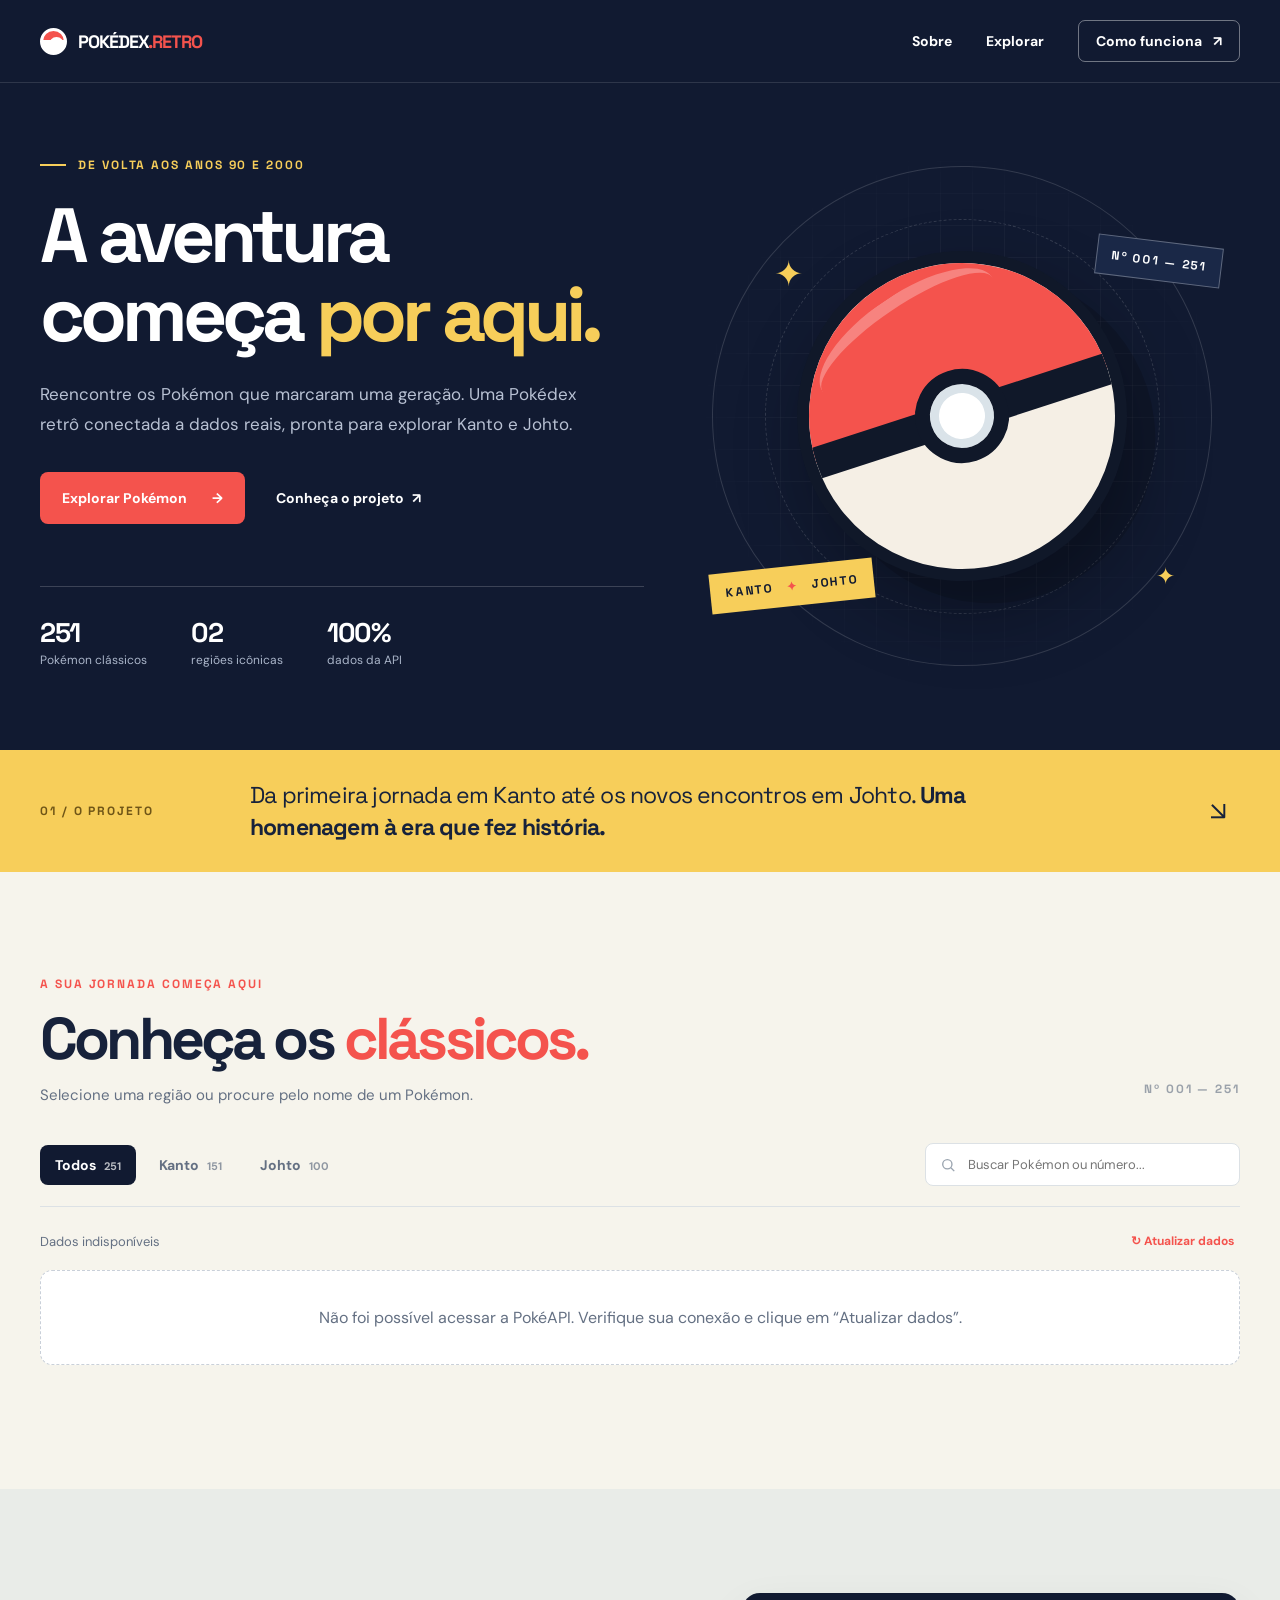
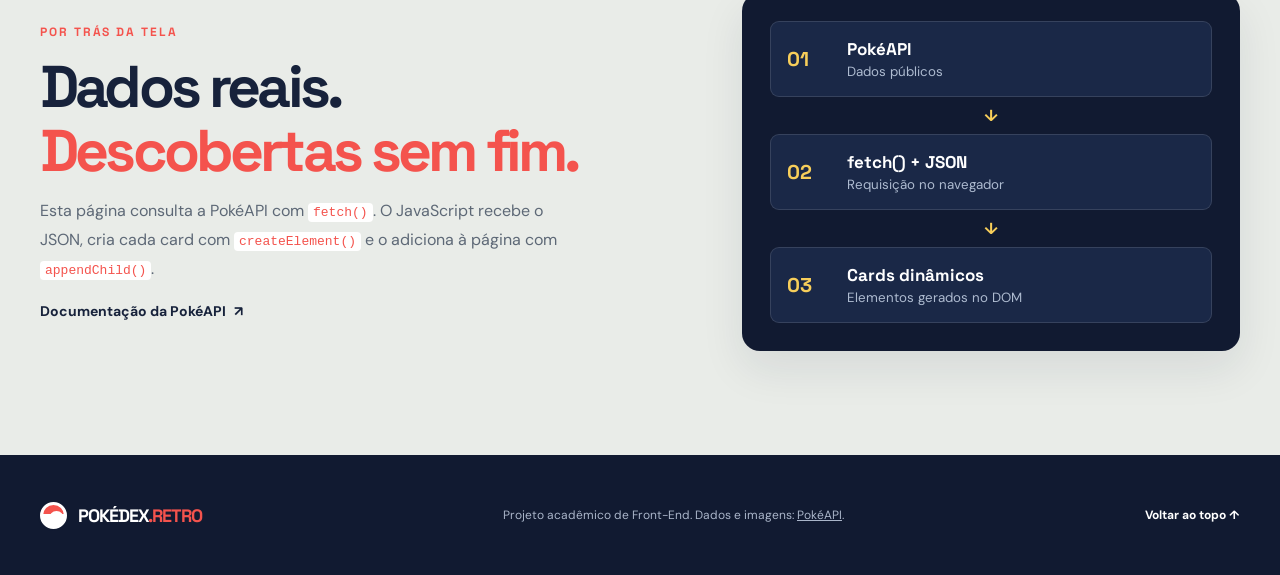
<file: index.html>
<!doctype html>
<html lang="pt-BR">
  <head>
    <meta charset="UTF-8" />
    <meta name="viewport" content="width=device-width, initial-scale=1.0" />
    <meta name="theme-color" content="#111a31" />
    <meta name="description" content="Explore Pokémon de Kanto e Johto em uma Pokédex alimentada pela PokéAPI." />
    <title>Pokédex Retrô | Kanto + Johto</title>
    <link rel="icon" href="assets/favicon.svg" type="image/svg+xml" />
    <link rel="stylesheet" href="css/style.css" />
    <script src="js/app.js" defer></script>
  </head>
  <body>
    <a class="skip-link" href="#explorar">Ir para os Pokémon</a>
    <header class="site-header">
      <div class="container header-inner">
        <a class="brand" href="#inicio" aria-label="Pokédex Retrô, início"><span class="brand-icon" aria-hidden="true"></span><span>POKÉDEX<span class="brand-accent">.RETRO</span></span></a>
        <nav aria-label="Navegação principal"><a href="#sobre">Sobre</a><a href="#explorar">Explorar</a><a class="nav-action" href="#como-funciona">Como funciona <span aria-hidden="true">↗</span></a></nav>
      </div>
    </header>

    <main>
      <section id="inicio" class="hero" aria-labelledby="hero-title">
        <div class="container hero-grid">
          <div class="hero-copy">
            <p class="eyebrow"><span class="eyebrow-line"></span> DE VOLTA AOS ANOS 90 E 2000</p>
            <h1 id="hero-title">A aventura começa <em>por aqui.</em></h1>
            <p class="hero-lead">Reencontre os Pokémon que marcaram uma geração. Uma Pokédex retrô conectada a dados reais, pronta para explorar Kanto e Johto.</p>
            <div class="hero-actions"><a class="button button-primary" href="#explorar">Explorar Pokémon <span aria-hidden="true">→</span></a><a class="text-link" href="#sobre">Conheça o projeto <span aria-hidden="true">↗</span></a></div>
            <div class="hero-stats" aria-label="Destaques do projeto"><div><strong>251</strong><span>Pokémon clássicos</span></div><div><strong>02</strong><span>regiões icônicas</span></div><div><strong>100%</strong><span>dados da API</span></div></div>
          </div>
          <div class="hero-art" aria-hidden="true"><div class="art-orbit orbit-one"></div><div class="art-orbit orbit-two"></div><div class="art-grid"></div><div class="art-label art-label-top">Nº 001 — 251</div><div class="hero-pokeball"><div class="pokeball-top"></div><div class="pokeball-band"></div><div class="pokeball-center"></div></div><div class="art-label art-label-bottom">KANTO <span>✦</span> JOHTO</div><span class="art-star star-one">✦</span><span class="art-star star-two">✦</span></div>
        </div>
      </section>

      <section id="sobre" class="intro-strip"><div class="container intro-inner"><span class="intro-number">01 / O PROJETO</span><p>Da primeira jornada em Kanto até os novos encontros em Johto. <strong>Uma homenagem à era que fez história.</strong></p><span class="intro-arrow" aria-hidden="true">↘</span></div></section>

      <section id="explorar" class="catalog section-pad" aria-labelledby="catalog-title">
        <div class="container">
          <div class="section-heading"><div><p class="section-kicker">A SUA JORNADA COMEÇA AQUI</p><h2 id="catalog-title">Conheça os <span>clássicos.</span></h2><p>Selecione uma região ou procure pelo nome de um Pokémon.</p></div><span class="section-index">Nº 001 — 251</span></div>
          <div class="catalog-toolbar"><div class="region-tabs" role="group" aria-label="Filtrar por região"><button class="tab active" type="button" data-region="all" aria-pressed="true">Todos <span>251</span></button><button class="tab" type="button" data-region="kanto" aria-pressed="false">Kanto <span>151</span></button><button class="tab" type="button" data-region="johto" aria-pressed="false">Johto <span>100</span></button></div><label class="search"><svg viewBox="0 0 24 24" aria-hidden="true"><circle cx="10.8" cy="10.8" r="6.8"></circle><path d="m16 16 5 5"></path></svg><span class="sr-only">Buscar Pokémon pelo nome ou número</span><input id="search-input" type="search" placeholder="Buscar Pokémon ou número..." autocomplete="off" /></label></div>
          <div class="results-line"><p id="result-count" aria-live="polite">Preparando a Pokédex...</p><button id="refresh-button" class="refresh-button" type="button" title="Buscar dados novos da API">↻ Atualizar dados</button></div>
          <div id="status" class="status" role="status" aria-live="polite">Carregando dados da PokéAPI...</div>
          <div id="cards" class="card-grid" aria-live="polite"></div>
          <nav id="pagination" class="pagination" aria-label="Páginas de resultados" hidden><button id="prev-page" class="page-button" type="button">← Anterior</button><span id="page-label"></span><button id="next-page" class="page-button" type="button">Próxima →</button></nav>
        </div>
      </section>

      <section id="como-funciona" class="how-section section-pad"><div class="container how-grid"><div><p class="section-kicker">POR TRÁS DA TELA</p><h2>Dados reais.<br /><span>Descobertas sem fim.</span></h2><p>Esta página consulta a PokéAPI com <code>fetch()</code>. O JavaScript recebe o JSON, cria cada card com <code>createElement()</code> e o adiciona à página com <code>appendChild()</code>.</p><a class="text-link" href="https://pokeapi.co/docs/v2" target="_blank" rel="noopener noreferrer">Documentação da PokéAPI <span aria-hidden="true">↗</span></a></div><div class="flow-card" aria-label="Fluxo dos dados"><div><span>01</span><strong>PokéAPI</strong><small>Dados públicos</small></div><b aria-hidden="true">↓</b><div><span>02</span><strong>fetch() + JSON</strong><small>Requisição no navegador</small></div><b aria-hidden="true">↓</b><div><span>03</span><strong>Cards dinâmicos</strong><small>Elementos gerados no DOM</small></div></div></div></section>
    </main>
    <footer class="site-footer"><div class="container footer-inner"><a class="brand" href="#inicio"><span class="brand-icon" aria-hidden="true"></span><span>POKÉDEX<span class="brand-accent">.RETRO</span></span></a><p>Projeto acadêmico de Front-End. Dados e imagens: <a href="https://pokeapi.co/" target="_blank" rel="noopener noreferrer">PokéAPI</a>.</p><a href="#inicio">Voltar ao topo ↑</a></div></footer>
  </body>
</html>
</file>
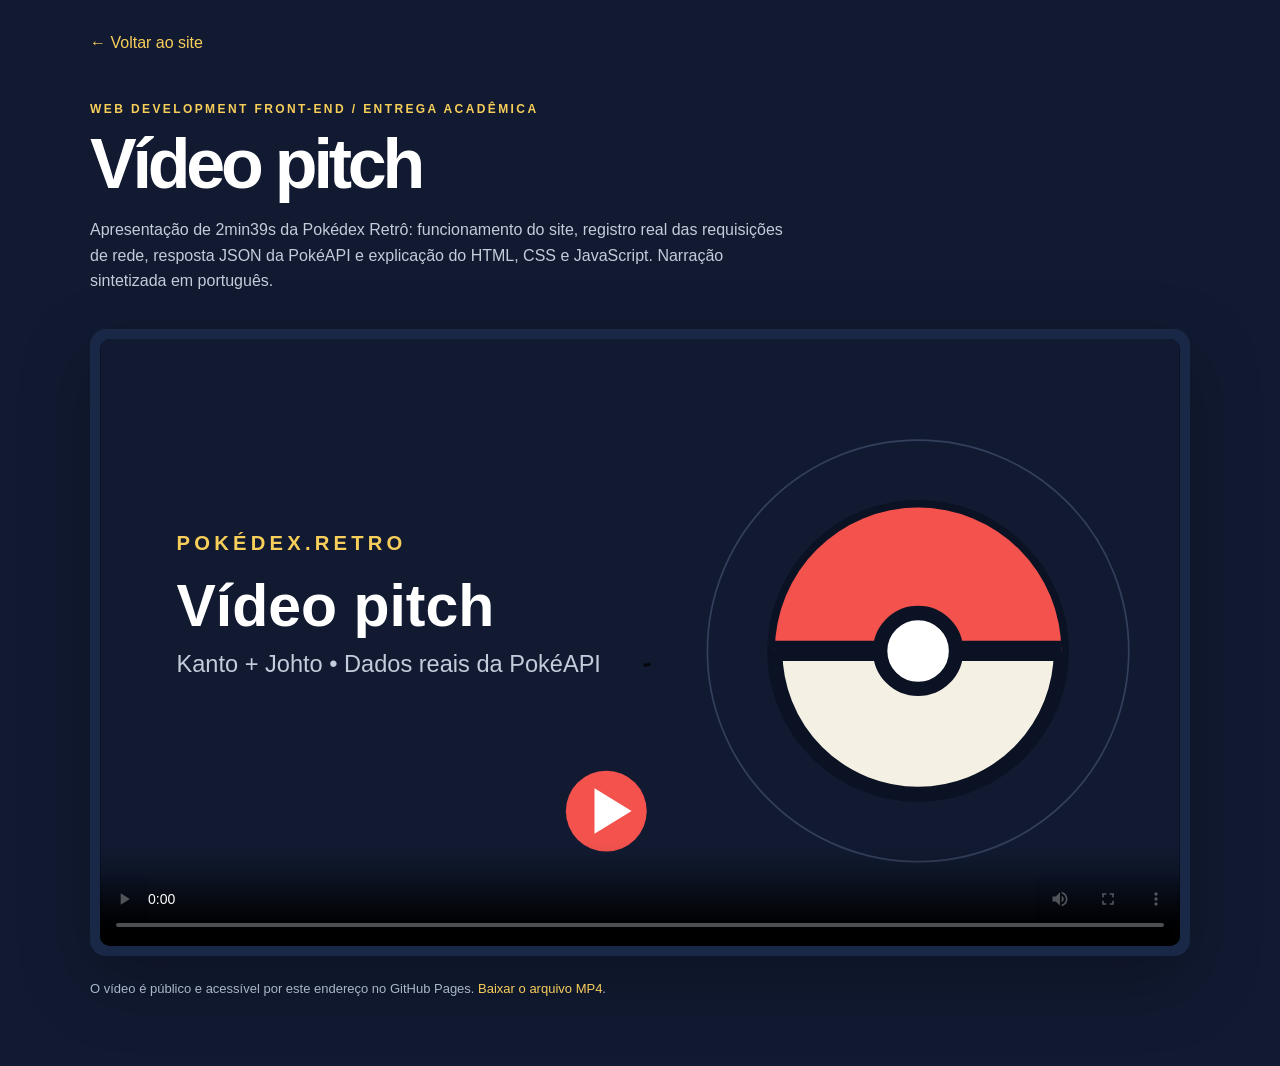
<file: pitch.html>
<!doctype html>
<html lang="pt-BR">
  <head>
    <meta charset="UTF-8" />
    <meta name="viewport" content="width=device-width, initial-scale=1.0" />
    <meta name="theme-color" content="#111a31" />
    <title>Vídeo Pitch | Pokédex Retrô</title>
    <style>
      *{box-sizing:border-box}body{margin:0;background:#111a31;color:#fff;font-family:Arial,sans-serif}.wrap{width:min(1100px,calc(100% - 36px));margin:auto;padding:34px 0 70px}a{color:#f7ce5a;text-decoration:none}a:hover{text-decoration:underline}.eyebrow{font-size:12px;letter-spacing:.2em;color:#f7ce5a;font-weight:700;margin-top:50px}h1{font-size:clamp(40px,6vw,70px);line-height:1;margin:13px 0 18px;letter-spacing:-.06em}p{color:#c4cbda;line-height:1.6;max-width:700px}.frame{background:#1a2847;padding:10px;border-radius:16px;margin-top:35px;box-shadow:0 25px 70px rgba(0,0,0,.25)}video{display:block;width:100%;aspect-ratio:16/9;background:#080e1c;border-radius:10px}footer{margin-top:25px;color:#aab5c9;font-size:13px}
    </style>
  </head>
  <body><main class="wrap"><a href="./">← Voltar ao site</a><div class="eyebrow">WEB DEVELOPMENT FRONT-END / ENTREGA ACADÊMICA</div><h1>Vídeo pitch</h1><p>Apresentação de 2min39s da Pokédex Retrô: funcionamento do site, registro real das requisições de rede, resposta JSON da PokéAPI e explicação do HTML, CSS e JavaScript. Narração sintetizada em português.</p><div class="frame"><video controls preload="metadata" poster="assets/video-poster.svg"><source src="assets/video-pitch-pokedex-retro.mp4" type="video/mp4" />Seu navegador não conseguiu reproduzir o vídeo. <a href="assets/video-pitch-pokedex-retro.mp4">Baixar MP4</a>.</video></div><footer>O vídeo é público e acessível por este endereço no GitHub Pages. <a href="assets/video-pitch-pokedex-retro.mp4">Baixar o arquivo MP4</a>.</footer></main></body>
</html>
</file>
<file: css/style.css>
@import url('https://fonts.googleapis.com/css2?family=DM+Sans:wght@400;500;600;700&family=Space+Grotesk:wght@400;500;600;700&display=swap');
:root{--navy:#111a31;--navy2:#1a2847;--paper:#f6f4ec;--cream:#fffdf7;--red:#f4534d;--yellow:#f7ce5a;--ink:#17223b;--muted:#647083;--line:#dce1e5;--shadow:0 18px 44px rgba(20,31,53,.09)}*{box-sizing:border-box}html{scroll-behavior:smooth}body{margin:0;background:var(--paper);color:var(--ink);font-family:'DM Sans',Arial,sans-serif}button,input{font:inherit}button{cursor:pointer}a{color:inherit;text-decoration:none}.container{width:min(1200px,calc(100% - 48px));margin-inline:auto}.sr-only{position:absolute;width:1px;height:1px;padding:0;margin:-1px;overflow:hidden;clip:rect(0,0,0,0);white-space:nowrap;border:0}.skip-link{position:absolute;left:12px;top:-60px;background:#fff;padding:12px;z-index:30}.skip-link:focus{top:12px}:focus-visible{outline:3px solid var(--red);outline-offset:3px}.site-header{background:var(--navy);color:#fff;border-bottom:1px solid rgba(255,255,255,.12)}.header-inner{height:82px;display:flex;align-items:center;justify-content:space-between;gap:24px}.brand{display:inline-flex;align-items:center;gap:11px;font-family:'Space Grotesk',Arial,sans-serif;font-size:18px;font-weight:700;letter-spacing:-.06em;white-space:nowrap}.brand-icon{width:27px;height:27px;border:3px solid currentColor;border-radius:50%;position:relative;background:linear-gradient(to bottom,var(--red) 0 45%,currentColor 45% 55%,#fff 55% 100%);box-shadow:0 0 0 2px var(--navy)}.brand-icon:after{content:'';width:9px;height:9px;border:3px solid currentColor;border-radius:50%;background:#fff;position:absolute;left:6px;top:6px}.brand-accent{color:var(--red)}.site-header nav{display:flex;align-items:center;gap:34px;font-size:14px;font-weight:700}.site-header nav>a:hover,.footer-inner>a:hover,.text-link:hover{color:var(--red)}.nav-action{padding:11px 17px;border:1px solid rgba(255,255,255,.4);border-radius:7px}.nav-action span{margin-left:8px}.hero{background:var(--navy);color:#fff;overflow:hidden}.hero-grid{min-height:595px;display:grid;grid-template-columns:1fr .92fr;align-items:center;gap:40px}.hero-copy{padding:74px 0 82px}.eyebrow,.section-kicker,.intro-number,.section-index,.art-label{font-family:'Space Grotesk',Arial,sans-serif;font-size:12px;font-weight:700;letter-spacing:.16em}.eyebrow{display:flex;align-items:center;gap:12px;color:var(--yellow)}.eyebrow-line{width:26px;height:2px;background:var(--yellow)}h1,h2,p{margin-top:0}h1,h2{font-family:'Space Grotesk',Arial,sans-serif;letter-spacing:-.065em}h1{font-size:clamp(54px,6vw,86px);line-height:1.03;margin:23px 0 26px;max-width:710px}h1 em{font-style:normal;color:var(--yellow)}.hero-lead{max-width:570px;color:#b8c1d3;font-size:17px;line-height:1.75}.hero-actions{display:flex;align-items:center;gap:31px;margin:32px 0 62px}.button{display:inline-flex;align-items:center;gap:25px;padding:17px 22px;border-radius:8px;font-weight:700;font-size:14px;transition:transform .2s,background .2s}.button:hover{transform:translateY(-3px)}.button-primary{background:var(--red);color:#fff}.button-primary:hover{background:#e63f39}.text-link{font-weight:700;font-size:14px}.text-link span{margin-left:5px}.hero-stats{display:flex;gap:44px;border-top:1px solid rgba(255,255,255,.18);padding-top:28px}.hero-stats div{display:flex;flex-direction:column;gap:2px}.hero-stats strong{font-family:'Space Grotesk';font-size:27px;letter-spacing:-.05em}.hero-stats span{font-size:12px;color:#aab5c9}.hero-art{height:510px;position:relative;display:grid;place-items:center;isolation:isolate}.art-grid{position:absolute;inset:0;background-image:linear-gradient(rgba(255,255,255,.06) 1px,transparent 1px),linear-gradient(90deg,rgba(255,255,255,.06) 1px,transparent 1px);background-size:32px 32px;mask-image:radial-gradient(circle,black 30%,transparent 72%)}.art-orbit{position:absolute;border:1px solid rgba(255,255,255,.14);border-radius:50%;transform:rotate(-20deg)}.orbit-one{width:500px;height:500px}.orbit-two{width:395px;height:395px;border-style:dashed}.hero-pokeball{width:min(330px,68vw);aspect-ratio:1;border:12px solid #101829;border-radius:50%;position:relative;overflow:hidden;transform:rotate(-18deg);box-shadow:20px 30px 0 rgba(0,0,0,.15),0 35px 75px rgba(0,0,0,.3);background:#f5efe5}.pokeball-top{position:absolute;inset:0 0 50%;background:var(--red)}.pokeball-top:before{content:'';position:absolute;left:8%;top:12%;width:67%;height:46%;border-top:12px solid rgba(255,255,255,.28);border-radius:50%;transform:rotate(-16deg)}.pokeball-band{position:absolute;left:0;right:0;top:calc(50% - 16px);height:32px;background:#101829}.pokeball-center{position:absolute;left:50%;top:50%;transform:translate(-50%,-50%);width:94px;height:94px;border:15px solid #101829;border-radius:50%;background:#fff;box-shadow:inset 0 0 0 9px #dae3e9}.art-label{position:absolute;color:#fff;z-index:2}.art-label-top{top:80px;right:18px;transform:rotate(7deg);background:var(--navy2);border:1px solid rgba(255,255,255,.3);padding:11px 14px}.art-label-bottom{bottom:65px;left:26px;transform:rotate(-6deg);background:var(--yellow);color:var(--navy);padding:12px 15px}.art-label-bottom span{color:var(--red);padding:0 8px}.art-star{position:absolute;color:var(--yellow);font-size:35px}.star-one{top:90px;left:90px}.star-two{bottom:80px;right:65px;font-size:23px}.intro-strip{background:var(--yellow)}.intro-inner{min-height:122px;display:grid;grid-template-columns:180px 1fr 30px;gap:30px;align-items:center}.intro-number{color:#6f5517}.intro-inner p{font-family:'Space Grotesk';font-size:23px;line-height:1.4;letter-spacing:-.035em;margin:0;max-width:750px}.intro-inner strong{font-weight:700}.intro-arrow{font-size:26px}.section-pad{padding:104px 0}.section-heading{display:flex;align-items:end;justify-content:space-between;gap:20px;margin-bottom:38px}.section-kicker{color:var(--red);margin-bottom:15px}.section-heading h2,.how-section h2{font-size:clamp(42px,4.6vw,64px);line-height:1.08;margin:0 0 15px}.section-heading h2 span{color:var(--red)}.section-heading p:last-child{color:var(--muted);font-size:15px;margin:0}.section-index{color:#9aa1aa;padding-bottom:8px}.catalog-toolbar{display:flex;align-items:center;justify-content:space-between;gap:20px;border-bottom:1px solid var(--line);padding-bottom:20px}.region-tabs{display:flex;gap:8px}.tab{border:1px solid transparent;background:transparent;color:var(--muted);padding:10px 14px;border-radius:8px;font-size:14px;font-weight:700}.tab span{font-size:11px;margin-left:5px;opacity:.7}.tab:hover{background:#e8e8e2}.tab.active{background:var(--navy);color:#fff}.search{display:flex;align-items:center;gap:10px;width:315px;padding:11px 14px;border:1px solid var(--line);border-radius:8px;background:#fff}.search:focus-within{border-color:var(--red)}.search svg{width:18px;height:18px;fill:none;stroke:#9aa4af;stroke-width:2}.search input{border:0;outline:0;width:100%;background:transparent;font-size:13px;color:var(--ink)}.results-line{display:flex;justify-content:space-between;align-items:center;gap:16px;margin:25px 0 20px}.results-line p{margin:0;color:var(--muted);font-size:13px}.refresh-button{border:0;background:none;color:var(--red);font-size:12px;font-weight:700}.refresh-button:hover{text-decoration:underline}.status{background:#fff;border:1px dashed #c9d0d9;border-radius:12px;color:var(--muted);padding:36px;text-align:center;margin-bottom:20px}.status[hidden]{display:none}.card-grid{display:grid;grid-template-columns:repeat(4,minmax(0,1fr));gap:19px}.pokemon-card{min-width:0;background:var(--cream);border:1px solid #e5e7e4;border-radius:14px;overflow:hidden;box-shadow:0 5px 10px rgba(20,31,53,.025);transition:transform .2s,box-shadow .2s}.pokemon-card:hover{transform:translateY(-5px);box-shadow:var(--shadow)}.card-image{height:205px;display:grid;place-items:center;position:relative;background:#eef2ef}.card-image img{height:172px;max-width:88%;object-fit:contain;filter:drop-shadow(0 13px 9px rgba(0,0,0,.12))}.card-number{position:absolute;top:14px;left:15px;background:#fff;box-shadow:0 2px 8px rgba(0,0,0,.05);padding:6px 9px;border-radius:5px;font-family:'Space Grotesk';font-size:11px;font-weight:700;color:var(--muted)}.card-body{padding:19px 20px 22px}.card-region{font-family:'Space Grotesk';font-size:10px;letter-spacing:.13em;color:var(--red);font-weight:700;text-transform:uppercase}.card-body h3{font-family:'Space Grotesk';font-size:21px;letter-spacing:-.055em;margin:8px 0 14px;text-transform:capitalize}.type-list{display:flex;flex-wrap:wrap;gap:6px;margin-bottom:17px}.type-pill{background:#e8e9e6;border-radius:30px;padding:5px 10px;font-size:11px;font-weight:700}.card-meta{display:flex;gap:23px;border-top:1px solid #e9eae7;padding-top:14px;color:var(--muted);font-size:11px}.card-meta strong{display:block;color:var(--ink);font-size:14px;margin-top:3px}.type-grass{background:#d9efd3;color:#35783c}.type-poison{background:#eddbf3;color:#7e448e}.type-fire{background:#ffe0cf;color:#b34e27}.type-water{background:#d8eafe;color:#306cb1}.type-electric{background:#fff0b9;color:#80640b}.type-bug{background:#e8eec9;color:#687b26}.type-flying{background:#e7e7fa;color:#5f68a2}.type-normal{background:#e9e9e5;color:#62665b}.type-ground{background:#f6e5c8;color:#8f672b}.type-fairy{background:#f9dce8;color:#aa4c75}.type-fighting{background:#f8d8d2;color:#a64637}.type-psychic{background:#fbdce4;color:#b44c70}.type-rock{background:#e9e0cc;color:#816d43}.type-ghost{background:#e3def2;color:#66568d}.type-ice{background:#d9f3f3;color:#357d84}.type-dragon{background:#dedcf9;color:#5852a0}.type-dark{background:#ddd9d7;color:#534c47}.type-steel{background:#e1e6eb;color:#536475}.pagination{display:flex;align-items:center;justify-content:center;gap:24px;margin-top:34px}.pagination[hidden]{display:none}.page-button{border:1px solid #d8dce0;border-radius:8px;background:#fff;padding:11px 16px;font-size:13px;font-weight:700;color:var(--ink)}.page-button:hover:not(:disabled){border-color:var(--red);color:var(--red)}.page-button:disabled{opacity:.4;cursor:not-allowed}#page-label{color:var(--muted);font-size:13px}.how-section{background:#e9ece8}.how-grid{display:grid;grid-template-columns:1fr .8fr;gap:80px;align-items:center}.how-section h2 span{color:var(--red)}.how-section p:not(.section-kicker){color:#5d6876;line-height:1.8;max-width:540px}.how-section code{background:#fff;padding:2px 5px;border-radius:4px;color:var(--red)}.flow-card{background:var(--navy);border-radius:18px;padding:28px;color:#fff;box-shadow:var(--shadow)}.flow-card>div{display:grid;grid-template-columns:45px 1fr;column-gap:15px;align-items:center;padding:16px;background:var(--navy2);border:1px solid rgba(255,255,255,.12);border-radius:9px}.flow-card span{grid-row:span 2;color:var(--yellow);font-family:'Space Grotesk';font-weight:700;font-size:20px}.flow-card strong{font-family:'Space Grotesk';font-size:17px}.flow-card small{color:#aebbd0;margin-top:3px}.flow-card b{display:block;text-align:center;color:var(--yellow);padding:8px}.site-footer{background:var(--navy);color:#fff}.footer-inner{min-height:120px;display:flex;justify-content:space-between;align-items:center;gap:25px}.footer-inner p{margin:0;color:#aab5c9;font-size:12px}.footer-inner p a{text-decoration:underline}.footer-inner>a:last-child{font-size:12px;font-weight:700}
@media(max-width:1000px){.hero-grid{grid-template-columns:1fr .8fr}.hero-art{height:430px}.hero-pokeball{width:260px}.card-grid{grid-template-columns:repeat(3,minmax(0,1fr))}.intro-inner{grid-template-columns:130px 1fr 25px}.intro-inner p{font-size:20px}.how-grid{gap:40px}}@media(max-width:760px){.container{width:min(100% - 32px,600px)}.header-inner{height:70px}.site-header nav{gap:12px}.site-header nav>a:not(.nav-action){display:none}.nav-action{padding:9px 11px;font-size:11px}.brand{font-size:16px}.hero-grid{display:block}.hero-copy{padding:65px 0 30px}.hero-art{height:320px}.hero-pokeball{width:225px;border-width:9px}.pokeball-center{width:75px;height:75px;border-width:12px}.orbit-one{width:310px;height:310px}.orbit-two{width:260px;height:260px}.art-label-top{top:5px;right:14px}.art-label-bottom{bottom:12px;left:10px}.star-one{top:22px;left:45px}.star-two{bottom:35px;right:40px}.hero-actions{margin-bottom:38px}.hero-stats{gap:23px}.hero-stats strong{font-size:22px}.hero-stats span{font-size:10px}.intro-inner{grid-template-columns:1fr 25px;gap:12px;padding:25px 0}.intro-number{grid-column:1/-1}.intro-inner p{font-size:19px}.section-pad{padding:70px 0}.section-index{display:none}.catalog-toolbar{flex-direction:column;align-items:stretch}.region-tabs{justify-content:space-between}.search{width:100%}.card-grid{grid-template-columns:repeat(2,minmax(0,1fr))}.how-grid{grid-template-columns:1fr}.footer-inner{flex-wrap:wrap;padding:30px 0;min-height:0}.footer-inner p{order:3;width:100%}}@media(max-width:480px){h1{font-size:52px}.hero-lead{font-size:15px}.hero-actions{gap:17px}.button{padding:15px 17px;gap:11px;font-size:12px}.hero-stats{justify-content:space-between;gap:10px}.section-heading h2,.how-section h2{font-size:42px}.card-grid{gap:11px}.card-image{height:150px}.card-image img{height:130px}.card-body{padding:14px}.card-body h3{font-size:17px}.card-meta{gap:12px}.pagination{gap:10px}.page-button{padding:10px;font-size:11px}#page-label{font-size:11px}}
</file>
